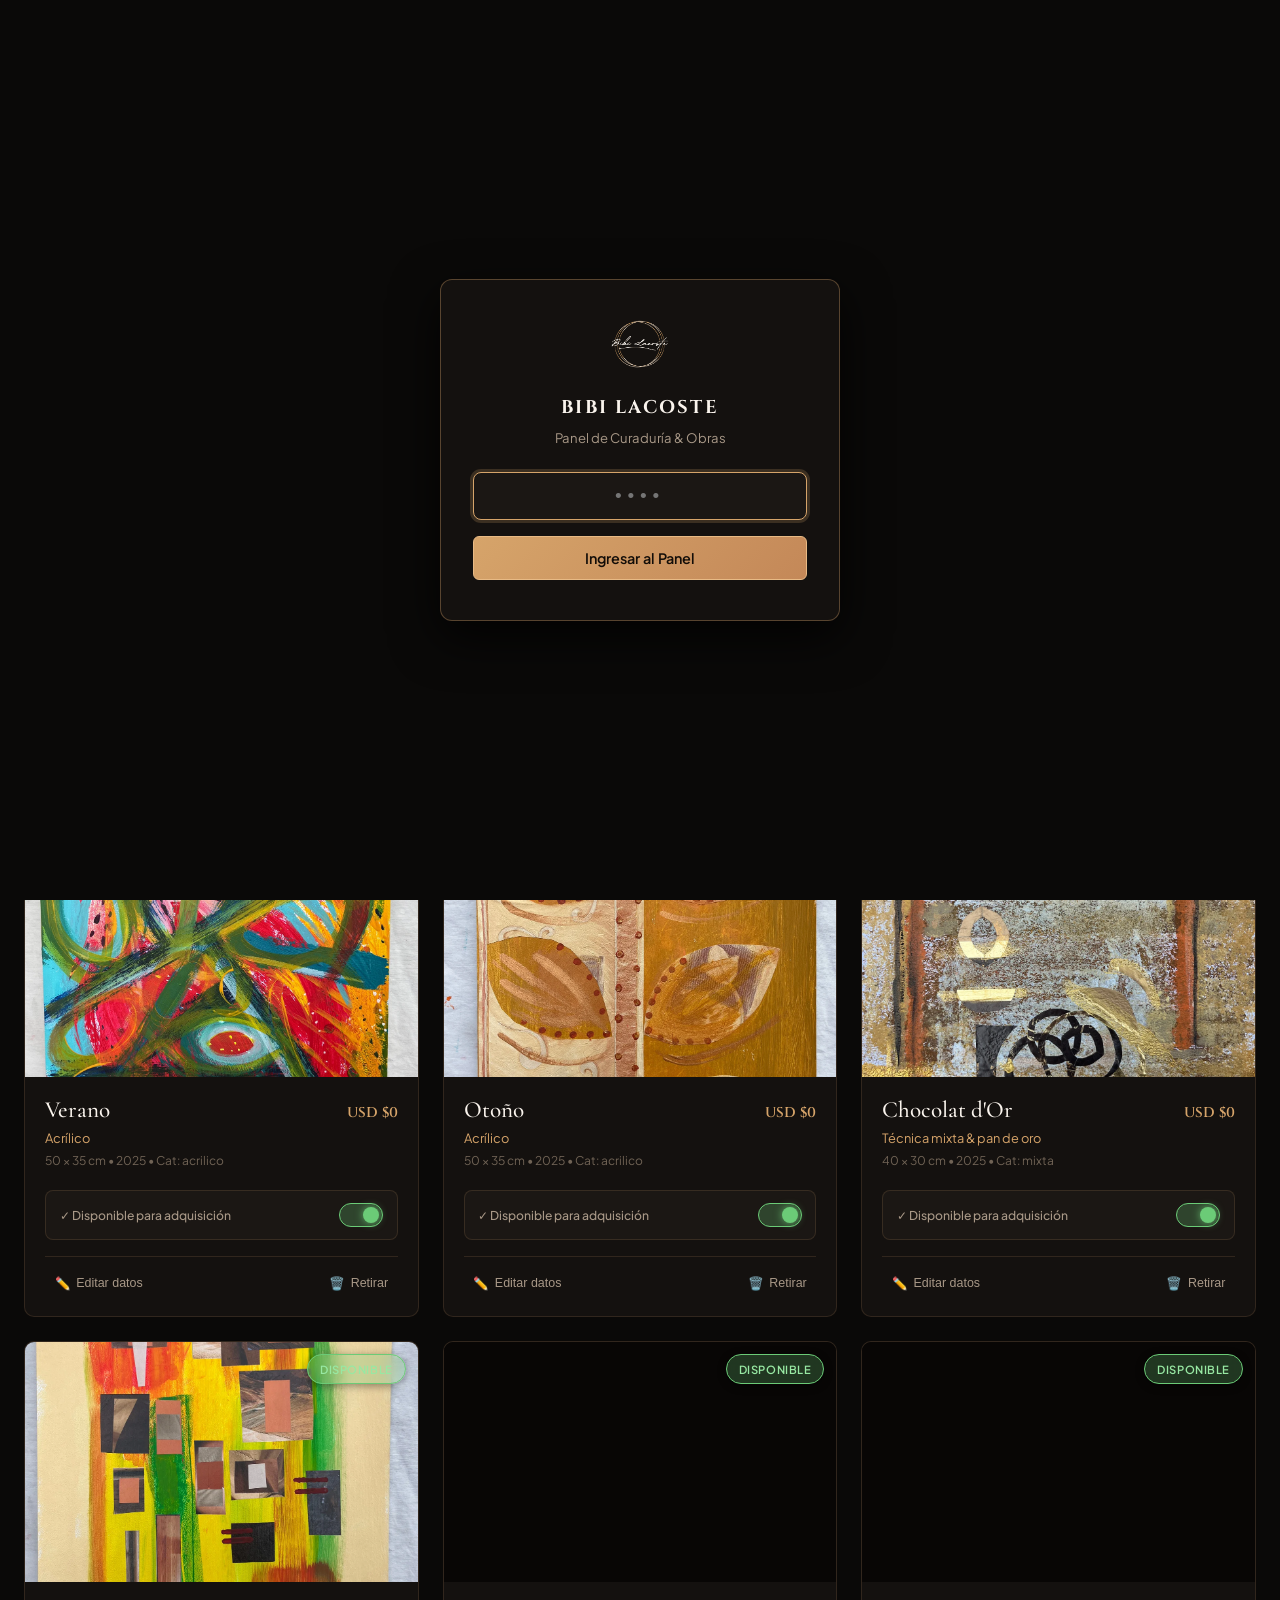
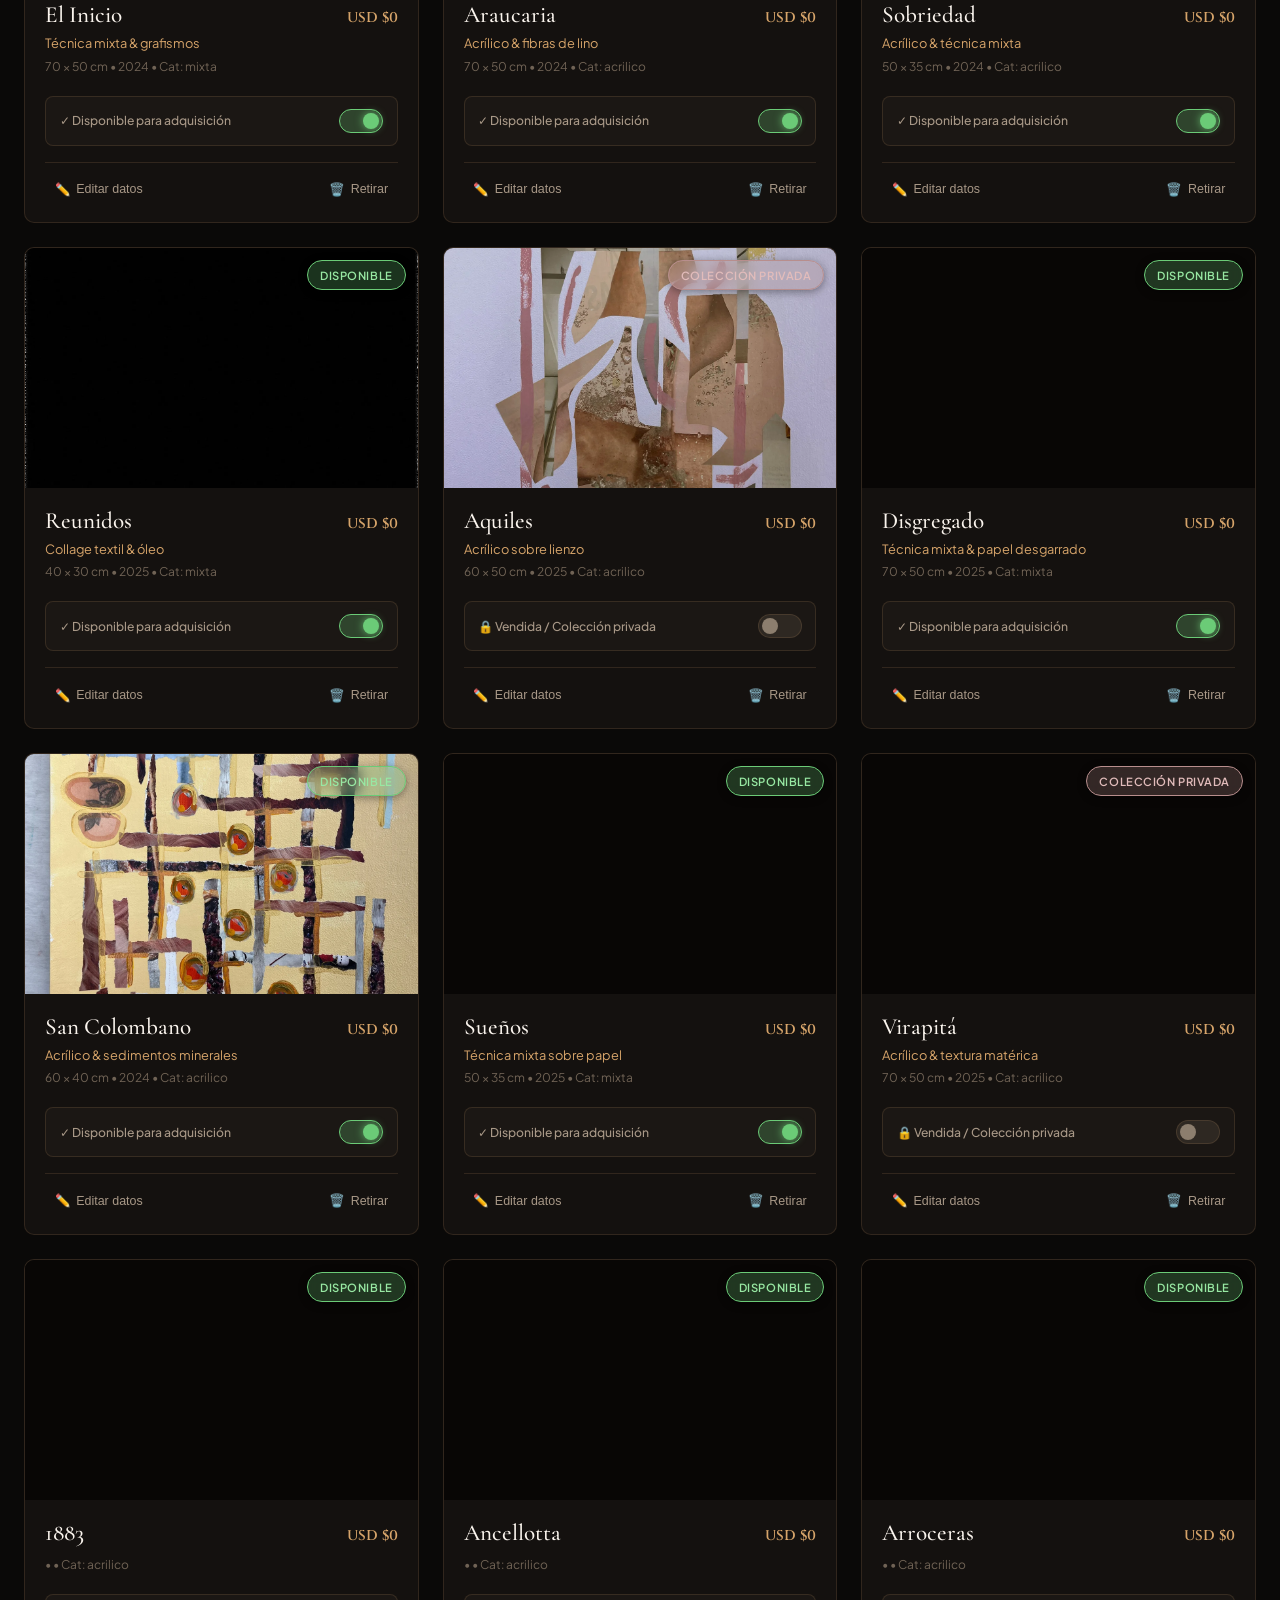
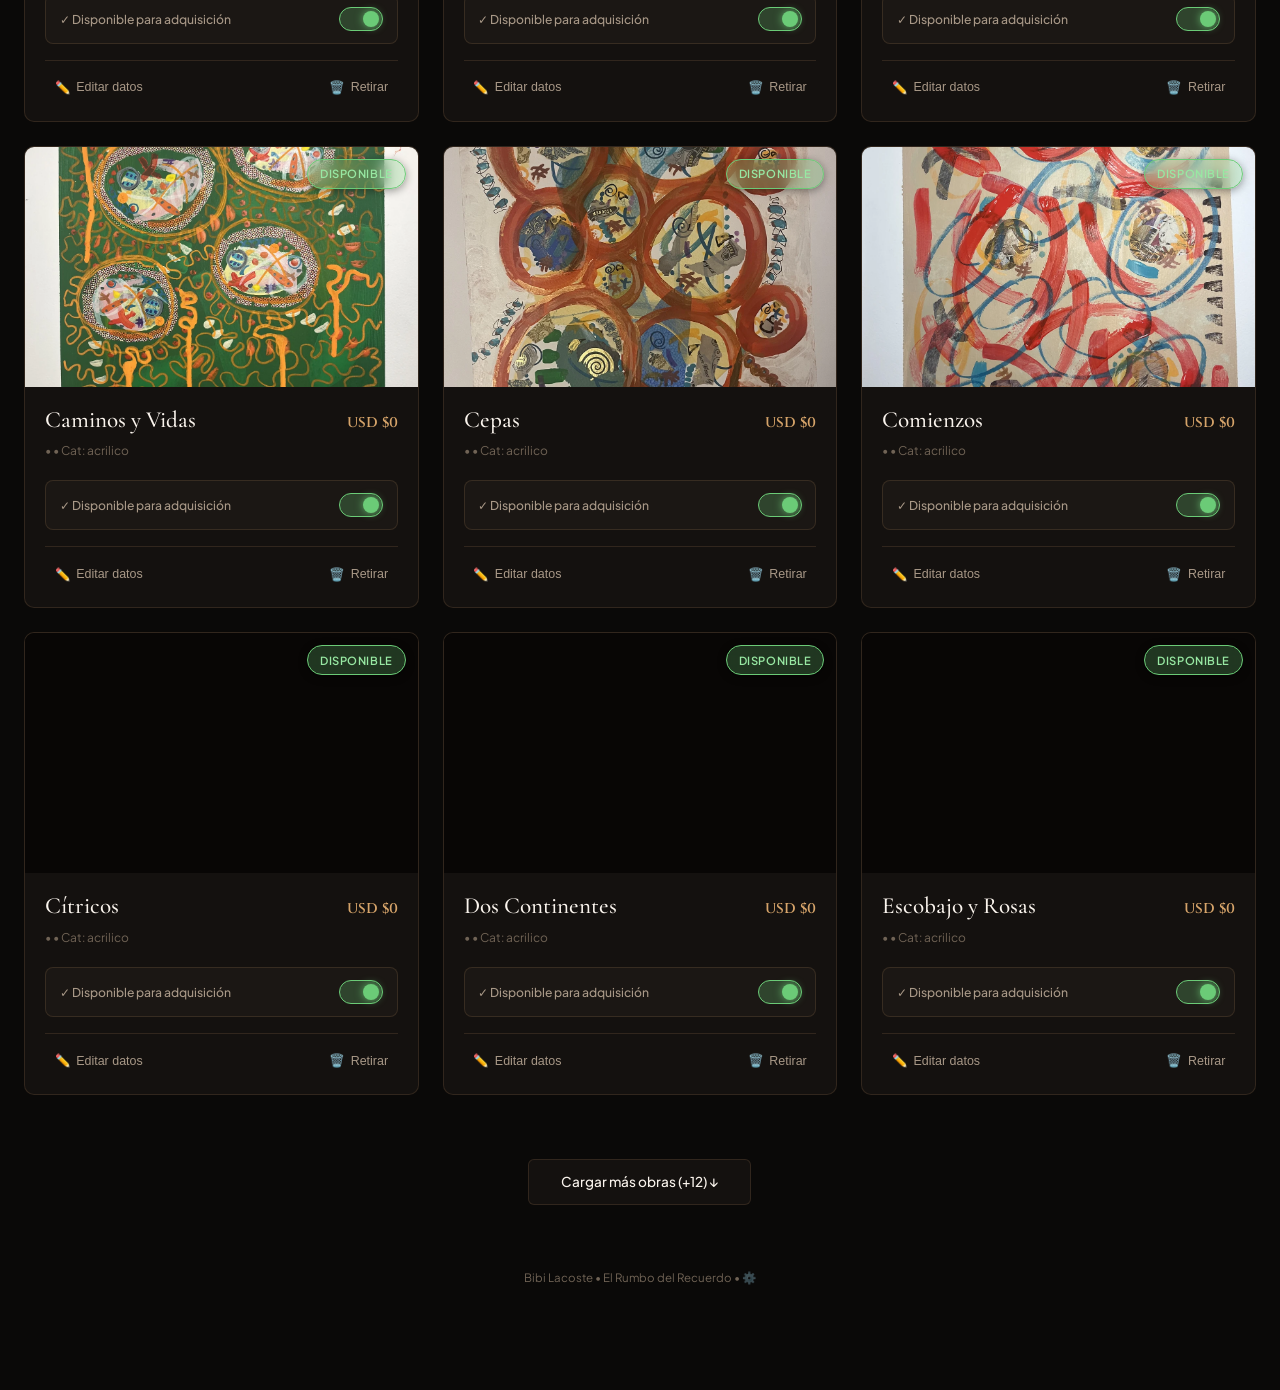
<file: adminmariacristina.html>
<!DOCTYPE html>
<html lang="es">
<head>
  <meta charset="UTF-8">
  <meta name="viewport" content="width=device-width, initial-scale=1.0">
  <title>Panel de Curaduría &amp; Catálogo — Bibi Lacoste</title>
  <meta name="robots" content="noindex, nofollow">
  
  <!-- Google Fonts -->
  <link rel="preconnect" href="https://fonts.googleapis.com">
  <link rel="preconnect" href="https://fonts.gstatic.com" crossorigin>
  <link href="https://fonts.googleapis.com/css2?family=Cinzel:wght@400;500;600;700&family=Cormorant+Garamond:ital,wght@0,300;0,400;0,500;1,300;1,400;1,500&family=Plus+Jakarta+Sans:wght@300;400;500;600&display=swap" rel="stylesheet">
  
  <!-- Admin Stylesheet -->
  <link rel="stylesheet" href="css/admin.css">
  <style>
    *, *::before, *::after, html, body, button, a, input {
      -webkit-tap-highlight-color: transparent !important;
      -webkit-tap-highlight-color: rgba(0,0,0,0) !important;
      -webkit-touch-callout: none !important;
      outline: none !important;
    }
  </style>
</head>
<body>

  <!-- PIN Protection Gate (Bloqueo de seguridad para que nadie ajeno acceda) -->
  <div class="pin-gate-screen" id="pin-gate">
    <div class="pin-gate-box">
      <img src="assets/logo_bibi.png" alt="Bibi Lacoste" class="pin-logo">
      <h2 class="pin-title">BIBI LACOSTE</h2>
      <p class="pin-sub">Panel de Curaduría &amp; Obras</p>

      <input type="password" id="pin-input" class="pin-input" placeholder="••••" maxlength="6" autofocus>
      <button class="btn-action btn-primary" onclick="verifyPin()" style="width: 100%; padding: 0.75rem; font-size: 0.9rem;">
        Ingresar al Panel
      </button>
    </div>
  </div>

  <!-- Top Header Navigation (Ultra limpio para Bibi) -->
  <header class="admin-header">
    <div class="header-inner">
      <div class="brand-section" onclick="handleLogoDevClick()" title="Bibi Lacoste Art">
        <img src="assets/logo_bibi.png" alt="Bibi Lacoste" class="brand-logo">
        <div class="brand-title-group">
          <span class="brand-title">BIBI LACOSTE</span>
          <span class="brand-subtitle">Panel de Curaduría &amp; Obras</span>
        </div>
      </div>

      <div class="header-actions">
        <!-- Ver Catálogo -->
        <a href="obras.html" target="_blank" class="btn-action" title="Abrir catálogo público de obras">
          <span>👁️</span>
          <span>Ver Catálogo</span>
        </a>

        <!-- Botón Principal: Guardar en la Web -->
        <button class="btn-action btn-primary" id="btn-publish-github" onclick="publishToGitHub()" title="Guardar cambios en la web pública">
          <span>✨</span>
          <span>Guardar en la Web</span>
        </button>
      </div>
    </div>
  </header>

  <!-- Main Container -->
  <main class="admin-container">
    <!-- Hero / Header Section -->
    <div class="hero-section">
      <h1 class="hero-title">Gestión de Obras &amp; Disponibilidad</h1>
      <p class="hero-desc">
        Cambiá con un clic el estado de cualquier obra entre Disponible o Colección Privada, o agregá nuevas piezas al catálogo.
      </p>
    </div>

    <!-- Pending Changes Banner -->
    <div class="pending-banner" id="pending-banner">
      <div class="pending-banner-text">
        <span>⚠️</span>
        <span id="pending-count">1 cambio pendiente de guardar</span>
      </div>
      <button class="btn-action btn-primary" onclick="publishToGitHub()" style="padding: 0.4rem 0.85rem; font-size: 0.82rem;">
        Guardar ahora &rarr;
      </button>
    </div>

    <!-- Toolbar: Search, Filters & Actions -->
    <div class="admin-toolbar">
      <div class="search-box">
        <input type="text" id="search-input" class="search-input" placeholder="Buscar obra por nombre...">
      </div>

      <div class="filter-group">
        <button class="filter-pill active" data-filter="all" onclick="setFilter('all')">Todas</button>
        <button class="filter-pill" data-filter="available" onclick="setFilter('available')">Disponibles</button>
        <button class="filter-pill" data-filter="private" onclick="setFilter('private')">Colección Privada</button>
      </div>

      <div class="toolbar-actions">
        <span id="catalog-count-label" style="font-size: 0.78rem; color: var(--text-dim); margin-right: 0.5rem;"></span>
        
        <button class="btn-action btn-primary" onclick="openCreateModal()">
          <span>+</span>
          <span>Nueva Obra</span>
        </button>
      </div>
    </div>

    <!-- Artworks Grid -->
    <div class="art-grid" id="admin-art-grid">
      <!-- Inyectado dinámicamente por js/admin.js -->
    </div>

    <!-- Footer Discreto -->
    <footer class="admin-footer">
      <span>Bibi Lacoste &bull; El Rumbo del Recuerdo</span>
      &bull;
      <a class="dev-secret-link" onclick="openSettingsModal()" title="Configuración de Enlace Técnico">⚙️</a>
    </footer>
  </main>

  <!-- Modal: Crear / Editar Obra -->
  <div class="modal-overlay" id="modal-artwork">
    <div class="modal-container">
      <div class="modal-header">
        <h3 class="modal-title" id="modal-artwork-title">Editar Obra</h3>
        <button class="modal-close" onclick="closeModal('modal-artwork')">&times;</button>
      </div>

      <div class="modal-body">
        <div class="form-group">
          <label class="form-label" for="form-art-title">Título de la Obra *</label>
          <input type="text" id="form-art-title" class="form-input" placeholder="Ej: Solapado">
        </div>

        <div class="form-row">
          <div class="form-group">
            <label class="form-label" for="form-art-technique">Técnica *</label>
            <input type="text" id="form-art-technique" class="form-input" placeholder="Ej: Acrílico &amp; Técnica Mixta">
          </div>

          <div class="form-group">
            <label class="form-label" for="form-art-dimensions">Dimensiones *</label>
            <input type="text" id="form-art-dimensions" class="form-input" placeholder="Ej: 70 &times; 50 cm">
          </div>
        </div>

        <div class="form-row">
          <div class="form-group">
            <label class="form-label" for="form-art-year">Año de Creación</label>
            <input type="text" id="form-art-year" class="form-input" placeholder="Ej: 2025">
          </div>

          <div class="form-group">
            <label class="form-label" for="form-art-category">Categoría</label>
            <select id="form-art-category" class="form-select">
              <option value="acrilico">Acrílico</option>
              <option value="mixta">Técnica Mixta &amp; Collage</option>
            </select>
          </div>
        </div>

        <div class="form-row">
          <div class="form-group">
            <label class="form-label" for="form-art-price">Precio en D&oacute;lares (USD)</label>
            <div style="position:relative; display:flex; align-items:center;">
              <span style="position:absolute; left:0.85rem; color:var(--accent-gold); font-family:'Cinzel',serif; font-size:0.88rem; pointer-events:none; font-weight:600;">USD $</span>
              <input type="number" id="form-art-price" class="form-input" min="0" step="1" placeholder="0" style="padding-left:3.8rem;">
            </div>
            <span style="font-size:0.68rem; color:var(--text-dim); margin-top:0.3rem; display:block;">
              Dej&aacute; en 0 si a&uacute;n no tiene precio fijado.
            </span>
          </div>

          <div class="form-group">
            <label class="form-label" for="form-art-available">Disponibilidad</label>
            <select id="form-art-available" class="form-select">
              <option value="true">Disponible para Adquisici&oacute;n</option>
              <option value="false">Colecci&oacute;n Privada (Vendida)</option>
            </select>
          </div>
        </div>

        <!-- Image Upload -->
        <div class="form-group">
          <label class="form-label">Fotografía de la Obra</label>
          <div class="image-dropzone">
            <img id="dropzone-preview" class="dropzone-preview" alt="Vista previa">
            <p style="font-size: 0.85rem; color: var(--text-muted); margin-bottom: 0.35rem;">
              <strong>Hacé clic acá</strong> para seleccionar una foto desde tu celular o computadora
            </p>
            <p style="font-size: 0.72rem; color: var(--text-dim);">Formatos: WebP, JPG, PNG</p>
            <input type="file" id="form-art-file" accept="image/*">
          </div>
          <input type="text" id="form-art-image-url" class="form-input" placeholder="Ruta del archivo (automática al seleccionar foto)" style="margin-top: 0.5rem; font-size: 0.75rem;">
        </div>
      </div>

      <div class="modal-footer">
        <button class="btn-action" onclick="closeModal('modal-artwork')">Cancelar</button>
        <button class="btn-action btn-primary" onclick="saveArtworkFromForm()">Guardar Obra</button>
      </div>
    </div>
  </div>

  <!-- Modal: Configuración de Conexión (Oculto para el desarrollador) -->
  <div class="modal-overlay" id="modal-settings">
    <div class="modal-container">
      <div class="modal-header">
        <h3 class="modal-title">Configuración Técnica</h3>
        <button class="modal-close" onclick="closeModal('modal-settings')">&times;</button>
      </div>

      <div class="modal-body">
        <div class="form-group">
          <label class="form-label" for="cfg-token">GitHub Personal Access Token</label>
          <input type="password" id="cfg-token" class="form-input" placeholder="ghp_...">
        </div>

        <div class="form-row">
          <div class="form-group">
            <label class="form-label" for="cfg-owner">Usuario / Org</label>
            <input type="text" id="cfg-owner" class="form-input" value="poldevestudio">
          </div>

          <div class="form-group">
            <label class="form-label" for="cfg-repo">Repositorio</label>
            <input type="text" id="cfg-repo" class="form-input" value="BibiLacosteArt">
          </div>
        </div>

        <div class="form-row">
          <div class="form-group">
            <label class="form-label" for="cfg-branch">Rama (Branch)</label>
            <input type="text" id="cfg-branch" class="form-input" value="main">
          </div>

          <div class="form-group">
            <label class="form-label" for="cfg-pin">PIN de Acceso</label>
            <input type="text" id="cfg-pin" class="form-input" value="1357">
          </div>
        </div>
      </div>

      <div class="modal-footer">
        <button class="btn-action" onclick="closeModal('modal-settings')">Cerrar</button>
        <button class="btn-action btn-primary" onclick="saveSettingsFromForm()">Guardar</button>
      </div>
    </div>
  </div>

  <!-- Toast Notification Container -->
  <div class="toast-container" id="toast-container"></div>

  <!-- Scripts -->
  <script src="js/data/artworks.js"></script>
  <script src="js/admin.js"></script>
</body>
</html>
</file>
<file: css/admin.css>
/**
 * ====================================================================
 * BIBI LACOSTE ART — PANEL DE CURADURÍA & ADMINISTRACIÓN
 * Hoja de estilos para admin.html (Estética Curatorial Dark & Gold)
 * ====================================================================
 */

:root {
  --bg-primary: #0A0908;
  --bg-surface: #14110F;
  --bg-surface-elevated: #1B1714;
  --bg-surface-hover: #241F1A;
  
  --border-subtle: rgba(214, 164, 106, 0.15);
  --border-accent: rgba(214, 164, 106, 0.35);
  --border-focus: #D6A46A;
  
  --text-main: #FAF4ED;
  --text-muted: #A89887;
  --text-dim: #706355;
  --accent-gold: #D6A46A;
  --accent-gold-light: #E8BA85;
  
  --color-available: #6BCB77;
  --color-available-bg: rgba(107, 203, 119, 0.12);
  --color-available-border: rgba(107, 203, 119, 0.35);
  
  --color-private: #B88E8D;
  --color-private-bg: rgba(184, 142, 141, 0.12);
  --color-private-border: rgba(184, 142, 141, 0.35);
  
  --font-cinzel: 'Cinzel', serif;
  --font-cormorant: 'Cormorant Garamond', serif;
  --font-sans: 'Plus Jakarta Sans', sans-serif;
  
  --transition: all 0.25s cubic-bezier(0.16, 1, 0.3, 1);
}

*, *::before, *::after {
  box-sizing: border-box;
  margin: 0;
  padding: 0;
  -webkit-touch-callout: none !important;
  -webkit-tap-highlight-color: transparent !important;
  -webkit-tap-highlight-color: rgba(0, 0, 0, 0) !important;
}

html, body, button, a, input, select {
  -webkit-tap-highlight-color: transparent !important;
  -webkit-tap-highlight-color: rgba(0, 0, 0, 0) !important;
  -webkit-touch-callout: none !important;
}

*:focus, *:active, *:focus-visible {
  outline: none;
  -webkit-tap-highlight-color: transparent !important;
  -webkit-tap-highlight-color: rgba(0, 0, 0, 0) !important;
}

body {
  background-color: var(--bg-primary);
  color: var(--text-main);
  font-family: var(--font-sans);
  min-height: 100vh;
  min-height: 100dvh;
  line-height: 1.5;
  -webkit-font-smoothing: antialiased;
  background-image: 
    radial-gradient(ellipse at 15% 10%, rgba(214, 164, 106, 0.05) 0%, transparent 55%),
    radial-gradient(ellipse at 85% 90%, rgba(196, 136, 88, 0.04) 0%, transparent 60%);
  background-attachment: fixed;
}

/* -------------------------------------------------------------
 * TOP NAVIGATION & HEADER (MINIMAL & CURATORIAL FOR BIBI)
 * ------------------------------------------------------------- */
.admin-header {
  position: sticky;
  top: 0;
  z-index: 100;
  background: rgba(10, 9, 8, 0.88);
  backdrop-filter: blur(16px);
  -webkit-backdrop-filter: blur(16px);
  border-bottom: 1px solid var(--border-subtle);
  padding: 0.85rem 1.5rem;
}

.header-inner {
  max-width: 1380px;
  margin: 0 auto;
  display: flex;
  align-items: center;
  justify-content: space-between;
  gap: 1rem;
}

.brand-section {
  display: flex;
  align-items: center;
  gap: 1rem;
  cursor: pointer;
}

.brand-logo {
  height: 38px;
  width: auto;
  opacity: 0.95;
  transition: var(--transition);
}

.brand-logo:hover {
  opacity: 1;
  transform: scale(1.02);
}

.brand-title-group {
  display: flex;
  flex-direction: column;
}

.brand-title {
  font-family: var(--font-cinzel);
  font-size: 0.95rem;
  font-weight: 600;
  letter-spacing: 0.16em;
  color: var(--text-main);
}

.brand-subtitle {
  font-size: 0.72rem;
  color: var(--accent-gold);
  letter-spacing: 0.12em;
  text-transform: uppercase;
  font-weight: 400;
}

.header-actions {
  display: flex;
  align-items: center;
  gap: 0.75rem;
}

/* Action Buttons */
.btn-action {
  display: inline-flex;
  align-items: center;
  justify-content: center;
  gap: 0.5rem;
  font-family: var(--font-sans);
  font-size: 0.82rem;
  font-weight: 500;
  padding: 0.5rem 1rem;
  border-radius: 6px;
  border: 1px solid var(--border-subtle);
  background: var(--bg-surface);
  color: var(--text-main);
  text-decoration: none;
  cursor: pointer;
  transition: var(--transition);
  white-space: nowrap;
}

.btn-action:hover {
  background: var(--bg-surface-hover);
  border-color: var(--border-accent);
  color: #FFFFFF;
}

.btn-primary {
  background: linear-gradient(135deg, #D6A46A 0%, #C48858 100%);
  border: 1px solid #E8BA85;
  color: #120D08;
  font-weight: 600;
}

.btn-primary:hover {
  background: linear-gradient(135deg, #E8BA85 0%, #D6A46A 100%);
  color: #0A0805;
  box-shadow: 0 4px 16px rgba(214, 164, 106, 0.35);
  border-color: #FAF4ED;
}

.btn-primary.pending-sync {
  animation: pulse-border 2s infinite ease-in-out;
}

@keyframes pulse-border {
  0%, 100% { box-shadow: 0 0 0 0 rgba(214, 164, 106, 0.5); }
  50% { box-shadow: 0 0 0 6px rgba(214, 164, 106, 0); }
}

/* -------------------------------------------------------------
 * PIN / PASSWORD GATE SCREEN
 * ------------------------------------------------------------- */
.pin-gate-screen {
  position: fixed;
  inset: 0;
  background: #0A0908;
  z-index: 5000;
  display: flex;
  align-items: center;
  justify-content: center;
  padding: 1.5rem;
}

.pin-gate-box {
  background: var(--bg-surface);
  border: 1px solid var(--border-accent);
  border-radius: 12px;
  padding: 2.5rem 2rem;
  max-width: 400px;
  width: 100%;
  text-align: center;
  box-shadow: 0 16px 48px rgba(0, 0, 0, 0.8);
}

.pin-logo {
  height: 48px;
  width: auto;
  margin-bottom: 1.25rem;
}

.pin-title {
  font-family: var(--font-cinzel);
  font-size: 1.15rem;
  letter-spacing: 0.12em;
  color: #FAF4ED;
  margin-bottom: 0.4rem;
}

.pin-sub {
  font-size: 0.82rem;
  color: var(--text-muted);
  margin-bottom: 1.5rem;
}

.pin-input {
  width: 100%;
  background: var(--bg-surface-elevated);
  border: 1px solid var(--border-subtle);
  border-radius: 8px;
  padding: 0.75rem 1rem;
  font-size: 1.2rem;
  letter-spacing: 0.3em;
  text-align: center;
  color: #FAF4ED;
  outline: none;
  margin-bottom: 1rem;
  transition: var(--transition);
}

.pin-input:focus {
  border-color: var(--border-focus);
  box-shadow: 0 0 0 3px rgba(214, 164, 106, 0.2);
}

/* -------------------------------------------------------------
 * MAIN CONTAINER & TOOLBAR
 * ------------------------------------------------------------- */
.admin-container {
  max-width: 1380px;
  margin: 0 auto;
  padding: 2rem 1.5rem 5rem;
}

/* Hero Section */
.hero-section {
  margin-bottom: 2rem;
  display: flex;
  flex-direction: column;
  gap: 0.4rem;
}

.hero-title {
  font-family: var(--font-cormorant);
  font-size: 2.2rem;
  font-weight: 400;
  color: #FAF4ED;
  letter-spacing: -0.01em;
}

.hero-desc {
  font-size: 0.88rem;
  color: var(--text-muted);
  max-width: 720px;
}

/* Pending Banner */
.pending-banner {
  display: none;
  background: rgba(214, 164, 106, 0.08);
  border: 1px solid var(--border-accent);
  border-radius: 8px;
  padding: 0.85rem 1.25rem;
  margin-bottom: 1.5rem;
  align-items: center;
  justify-content: space-between;
  gap: 1rem;
}

.pending-banner.active {
  display: flex;
}

.pending-banner-text {
  font-size: 0.85rem;
  color: var(--accent-gold-light);
  display: flex;
  align-items: center;
  gap: 0.6rem;
}

/* Toolbar: Search, Filters & Add */
.admin-toolbar {
  display: flex;
  flex-wrap: wrap;
  align-items: center;
  justify-content: space-between;
  gap: 1rem;
  background: var(--bg-surface);
  border: 1px solid var(--border-subtle);
  border-radius: 10px;
  padding: 0.85rem 1.25rem;
  margin-bottom: 2rem;
}

.search-box {
  position: relative;
  flex: 1 1 260px;
  max-width: 380px;
}

.search-input {
  width: 100%;
  background: var(--bg-surface-elevated);
  border: 1px solid var(--border-subtle);
  border-radius: 6px;
  padding: 0.55rem 0.85rem;
  font-size: 0.85rem;
  color: var(--text-main);
  outline: none;
  transition: var(--transition);
}

.search-input:focus {
  border-color: var(--border-focus);
  box-shadow: 0 0 0 3px rgba(214, 164, 106, 0.15);
}

.filter-group {
  display: flex;
  align-items: center;
  gap: 0.4rem;
  overflow-x: auto;
  max-width: 100%;
}

.filter-pill {
  padding: 0.4rem 0.8rem;
  border-radius: 6px;
  font-size: 0.78rem;
  font-weight: 500;
  border: 1px solid transparent;
  background: transparent;
  color: var(--text-muted);
  cursor: pointer;
  transition: var(--transition);
  white-space: nowrap;
}

.filter-pill:hover {
  color: var(--text-main);
  background: var(--bg-surface-hover);
}

.filter-pill.active {
  background: var(--bg-surface-elevated);
  color: var(--accent-gold);
  border-color: var(--border-accent);
}

.toolbar-actions {
  display: flex;
  align-items: center;
  gap: 0.6rem;
}

/* -------------------------------------------------------------
 * ARTWORKS MANAGEMENT GRID
 * ------------------------------------------------------------- */
.art-grid {
  display: grid;
  grid-template-columns: repeat(auto-fill, minmax(310px, 1fr));
  gap: 1.5rem;
}

.art-card {
  background: var(--bg-surface);
  border: 1px solid var(--border-subtle);
  border-radius: 10px;
  overflow: hidden;
  display: flex;
  flex-direction: column;
  transition: var(--transition);
  position: relative;
}

.art-card:hover {
  border-color: var(--border-accent);
  transform: translateY(-3px);
  box-shadow: 0 8px 24px rgba(0, 0, 0, 0.4);
}

.art-card.is-modified {
  border-color: var(--accent-gold);
  box-shadow: 0 0 12px rgba(214, 164, 106, 0.2);
}

.art-card-img-container {
  position: relative;
  width: 100%;
  height: 240px;
  background: #080605;
  overflow: hidden;
}

.art-card-img {
  width: 100%;
  height: 100%;
  object-fit: cover;
  transition: transform 0.4s ease;
}

.art-card:hover .art-card-img {
  transform: scale(1.03);
}

/* Status Pill On Card */
.card-status-badge {
  position: absolute;
  top: 0.75rem;
  right: 0.75rem;
  padding: 0.35rem 0.75rem;
  border-radius: 999px;
  font-size: 0.7rem;
  font-weight: 600;
  letter-spacing: 0.05em;
  text-transform: uppercase;
  backdrop-filter: blur(8px);
  -webkit-backdrop-filter: blur(8px);
  box-shadow: 0 2px 8px rgba(0, 0, 0, 0.4);
}

.card-status-badge.available {
  background: rgba(107, 203, 119, 0.25);
  border: 1px solid var(--color-available);
  color: #98E8A3;
}

.card-status-badge.private {
  background: rgba(184, 142, 141, 0.25);
  border: 1px solid var(--color-private);
  color: #E2BCBB;
}

/* Card Body */
.art-card-body {
  padding: 1.25rem;
  display: flex;
  flex-direction: column;
  flex: 1;
}

.art-card-title {
  font-family: var(--font-cormorant);
  font-size: 1.45rem;
  font-weight: 500;
  color: #FAF4ED;
  margin-bottom: 0.35rem;
  line-height: 1.2;
}

.art-card-technique {
  font-size: 0.8rem;
  color: var(--accent-gold);
  margin-bottom: 0.25rem;
  font-weight: 400;
}

.art-card-meta {
  font-size: 0.75rem;
  color: var(--text-dim);
  margin-bottom: 1.25rem;
}

/* Quick Toggle Switch Bar */
.status-toggle-bar {
  display: flex;
  align-items: center;
  justify-content: space-between;
  padding: 0.75rem 0.85rem;
  background: var(--bg-surface-elevated);
  border: 1px solid var(--border-subtle);
  border-radius: 8px;
  margin-top: auto;
  margin-bottom: 1rem;
}

.status-toggle-label {
  font-size: 0.76rem;
  color: var(--text-muted);
  font-weight: 500;
}

/* Switch Switcher */
.switch {
  position: relative;
  display: inline-block;
  width: 44px;
  height: 24px;
}

.switch input {
  opacity: 0;
  width: 0;
  height: 0;
}

.slider {
  position: absolute;
  cursor: pointer;
  top: 0;
  left: 0;
  right: 0;
  bottom: 0;
  background-color: #2E2822;
  transition: .3s;
  border-radius: 24px;
  border: 1px solid var(--border-subtle);
}

.slider:before {
  position: absolute;
  content: "";
  height: 16px;
  width: 16px;
  left: 3px;
  bottom: 3px;
  background-color: #8C7E6E;
  transition: .3s;
  border-radius: 50%;
}

input:checked + .slider {
  background-color: rgba(107, 203, 119, 0.25);
  border-color: var(--color-available);
}

input:checked + .slider:before {
  transform: translateX(20px);
  background-color: var(--color-available);
  box-shadow: 0 0 8px rgba(107, 203, 119, 0.8);
}

/* Card Bottom Actions */
.art-card-actions {
  display: flex;
  align-items: center;
  justify-content: space-between;
  gap: 0.5rem;
  border-top: 1px solid var(--border-subtle);
  padding-top: 0.85rem;
}

.card-btn {
  background: transparent;
  border: none;
  color: var(--text-muted);
  font-size: 0.78rem;
  font-weight: 500;
  cursor: pointer;
  padding: 0.35rem 0.6rem;
  border-radius: 4px;
  display: inline-flex;
  align-items: center;
  gap: 0.35rem;
  transition: var(--transition);
}

.card-btn:hover {
  color: var(--text-main);
  background: var(--bg-surface-hover);
}

.card-btn.btn-delete:hover {
  color: #FF7B7B;
  background: rgba(255, 123, 123, 0.1);
}

/* -------------------------------------------------------------
 * MODALS (Glassmorphic)
 * ------------------------------------------------------------- */
.modal-overlay {
  position: fixed;
  inset: 0;
  background: rgba(5, 4, 3, 0.82);
  backdrop-filter: blur(12px);
  -webkit-backdrop-filter: blur(12px);
  z-index: 1000;
  display: none;
  align-items: center;
  justify-content: center;
  padding: 1.5rem;
  opacity: 0;
  transition: opacity 0.25s ease;
}

.modal-overlay.active {
  display: flex;
  opacity: 1;
}

.modal-container {
  background: var(--bg-surface);
  border: 1px solid var(--border-accent);
  border-radius: 12px;
  max-width: 620px;
  width: 100%;
  max-height: 90vh;
  overflow-y: auto;
  box-shadow: 0 16px 48px rgba(0, 0, 0, 0.7);
  display: flex;
  flex-direction: column;
}

.modal-header {
  display: flex;
  align-items: center;
  justify-content: space-between;
  padding: 1.25rem 1.5rem;
  border-bottom: 1px solid var(--border-subtle);
}

.modal-title {
  font-family: var(--font-cinzel);
  font-size: 1.1rem;
  letter-spacing: 0.08em;
  color: #FAF4ED;
}

.modal-close {
  background: transparent;
  border: none;
  color: var(--text-dim);
  font-size: 1.4rem;
  cursor: pointer;
  line-height: 1;
  transition: var(--transition);
}

.modal-close:hover {
  color: #FAF4ED;
}

.modal-body {
  padding: 1.5rem;
  display: flex;
  flex-direction: column;
  gap: 1.2rem;
}

/* Form Groups */
.form-group {
  display: flex;
  flex-direction: column;
  gap: 0.4rem;
}

.form-label {
  font-size: 0.8rem;
  font-weight: 500;
  color: var(--text-muted);
}

.form-input, .form-select {
  background: var(--bg-surface-elevated);
  border: 1px solid var(--border-subtle);
  border-radius: 6px;
  padding: 0.65rem 0.85rem;
  font-size: 0.88rem;
  color: var(--text-main);
  outline: none;
  font-family: var(--font-sans);
  transition: var(--transition);
}

.form-input:focus, .form-select:focus {
  border-color: var(--border-focus);
  box-shadow: 0 0 0 3px rgba(214, 164, 106, 0.15);
}

.form-row {
  display: grid;
  grid-template-columns: 1fr 1fr;
  gap: 1rem;
}

/* Image Upload Dropzone */
.image-dropzone {
  border: 2px dashed var(--border-subtle);
  border-radius: 8px;
  padding: 1.5rem;
  text-align: center;
  background: var(--bg-surface-elevated);
  cursor: pointer;
  transition: var(--transition);
  position: relative;
}

.image-dropzone:hover {
  border-color: var(--border-accent);
  background: var(--bg-surface-hover);
}

.image-dropzone input[type="file"] {
  position: absolute;
  inset: 0;
  opacity: 0;
  cursor: pointer;
}

.dropzone-preview {
  max-height: 180px;
  width: auto;
  border-radius: 4px;
  margin-bottom: 0.75rem;
  object-fit: cover;
  display: none;
}

.modal-footer {
  display: flex;
  align-items: center;
  justify-content: flex-end;
  gap: 0.75rem;
  padding: 1.25rem 1.5rem;
  border-top: 1px solid var(--border-subtle);
  background: var(--bg-surface-elevated);
}

/* -------------------------------------------------------------
 * TOAST NOTIFICATIONS
 * ------------------------------------------------------------- */
.toast-container {
  position: fixed;
  bottom: 1.5rem;
  right: 1.5rem;
  z-index: 2000;
  display: flex;
  flex-direction: column;
  gap: 0.6rem;
  pointer-events: none;
}

.toast {
  background: var(--bg-surface-elevated);
  border: 1px solid var(--border-accent);
  color: var(--text-main);
  padding: 0.85rem 1.25rem;
  border-radius: 8px;
  font-size: 0.85rem;
  box-shadow: 0 8px 24px rgba(0, 0, 0, 0.5);
  display: flex;
  align-items: center;
  gap: 0.75rem;
  pointer-events: auto;
  animation: slideIn 0.3s cubic-bezier(0.16, 1, 0.3, 1);
  max-width: 380px;
}

.toast.toast-success {
  border-color: var(--color-available);
}

.toast.toast-error {
  border-color: #FF7B7B;
}

@keyframes slideIn {
  from { transform: translateX(100%); opacity: 0; }
  to { transform: translateX(0); opacity: 1; }
}

/* Footer note & secret dev access */
.admin-footer {
  text-align: center;
  padding: 3rem 1.5rem 1.5rem;
  font-size: 0.72rem;
  color: var(--text-dim);
}

.dev-secret-link {
  color: var(--text-dim);
  text-decoration: none;
  cursor: pointer;
  opacity: 0.4;
  transition: opacity 0.2s ease;
}

.dev-secret-link:hover {
  opacity: 1;
  color: var(--accent-gold);
}

/* Responsive */
@media (max-width: 768px) {
  .header-inner {
    flex-direction: column;
    align-items: flex-start;
  }
  .header-actions {
    width: 100%;
    justify-content: space-between;
  }
  .admin-toolbar {
    flex-direction: column;
    align-items: stretch;
    gap: 0.85rem;
    padding: 0.85rem 1rem;
  }
  .search-box {
    max-width: 100%;
    flex: none;
    width: 100%;
  }
  .form-row {
    grid-template-columns: 1fr;
  }
}
</file>
